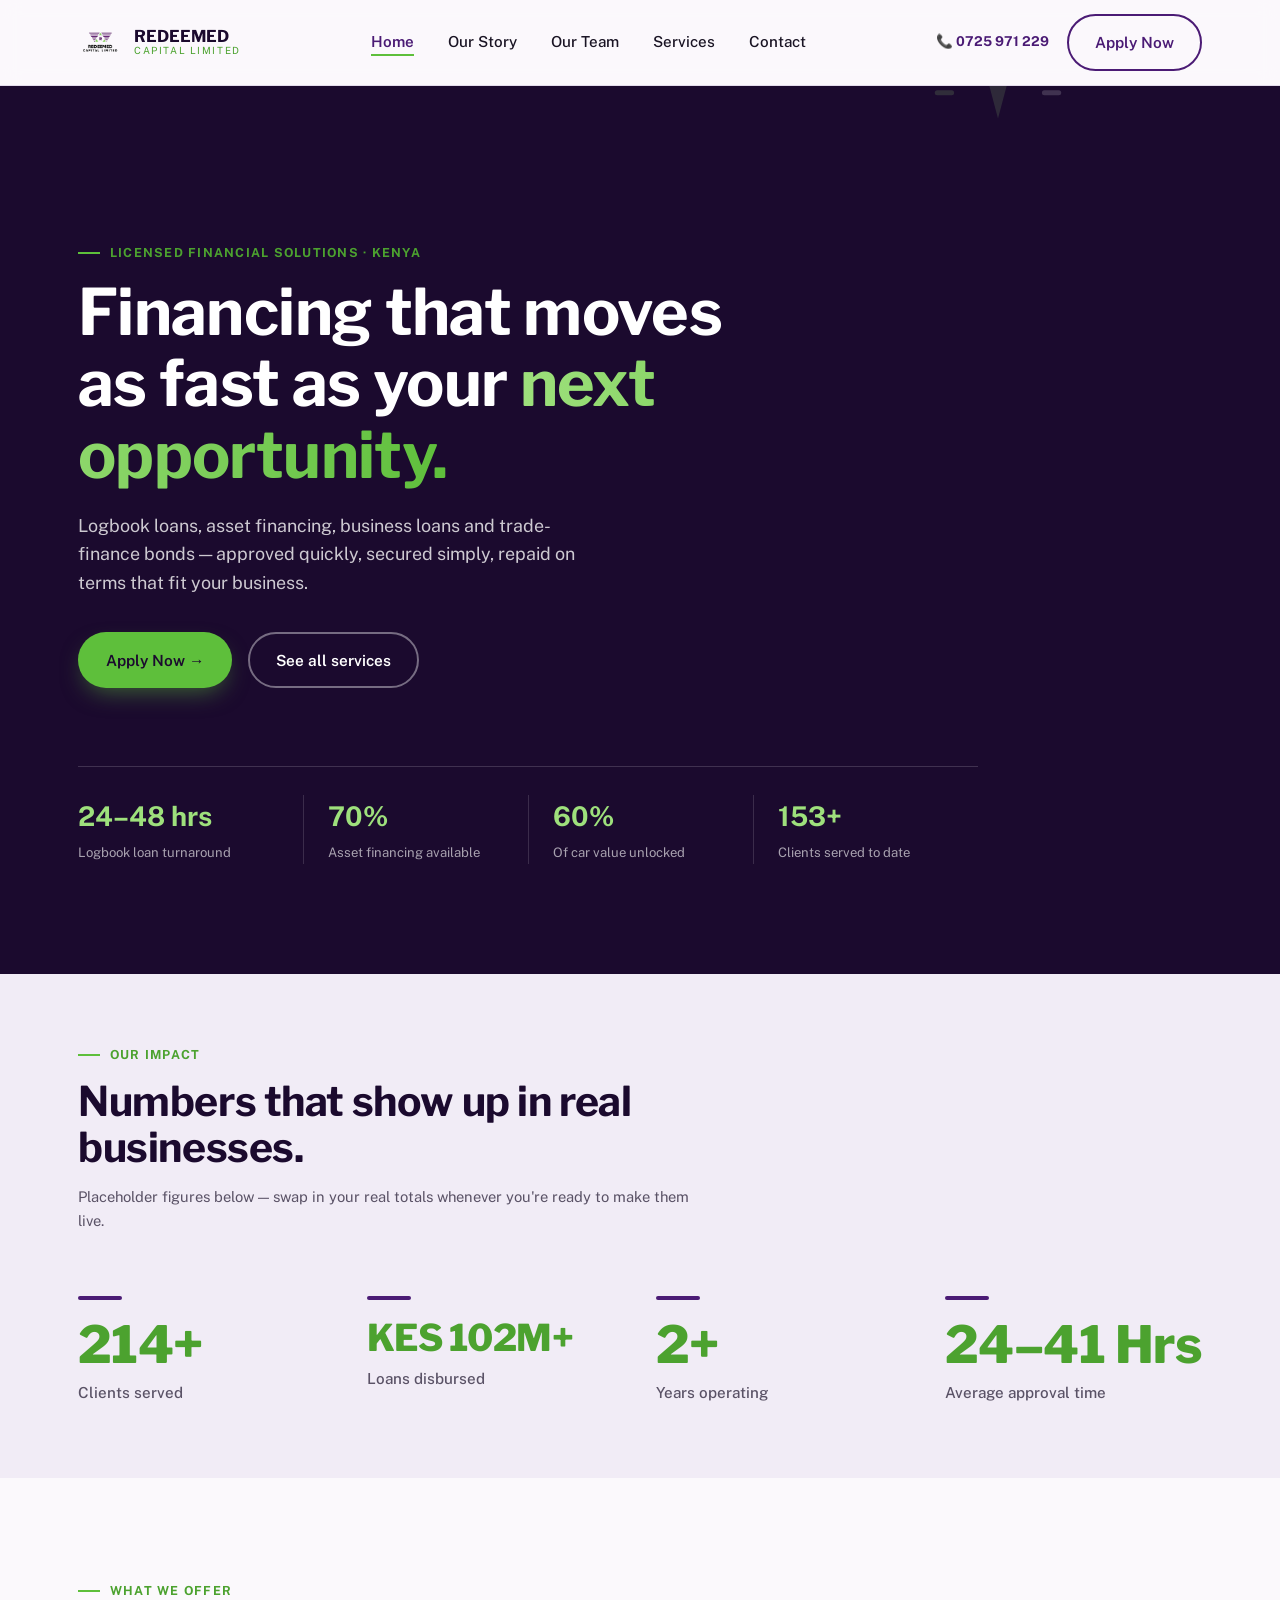
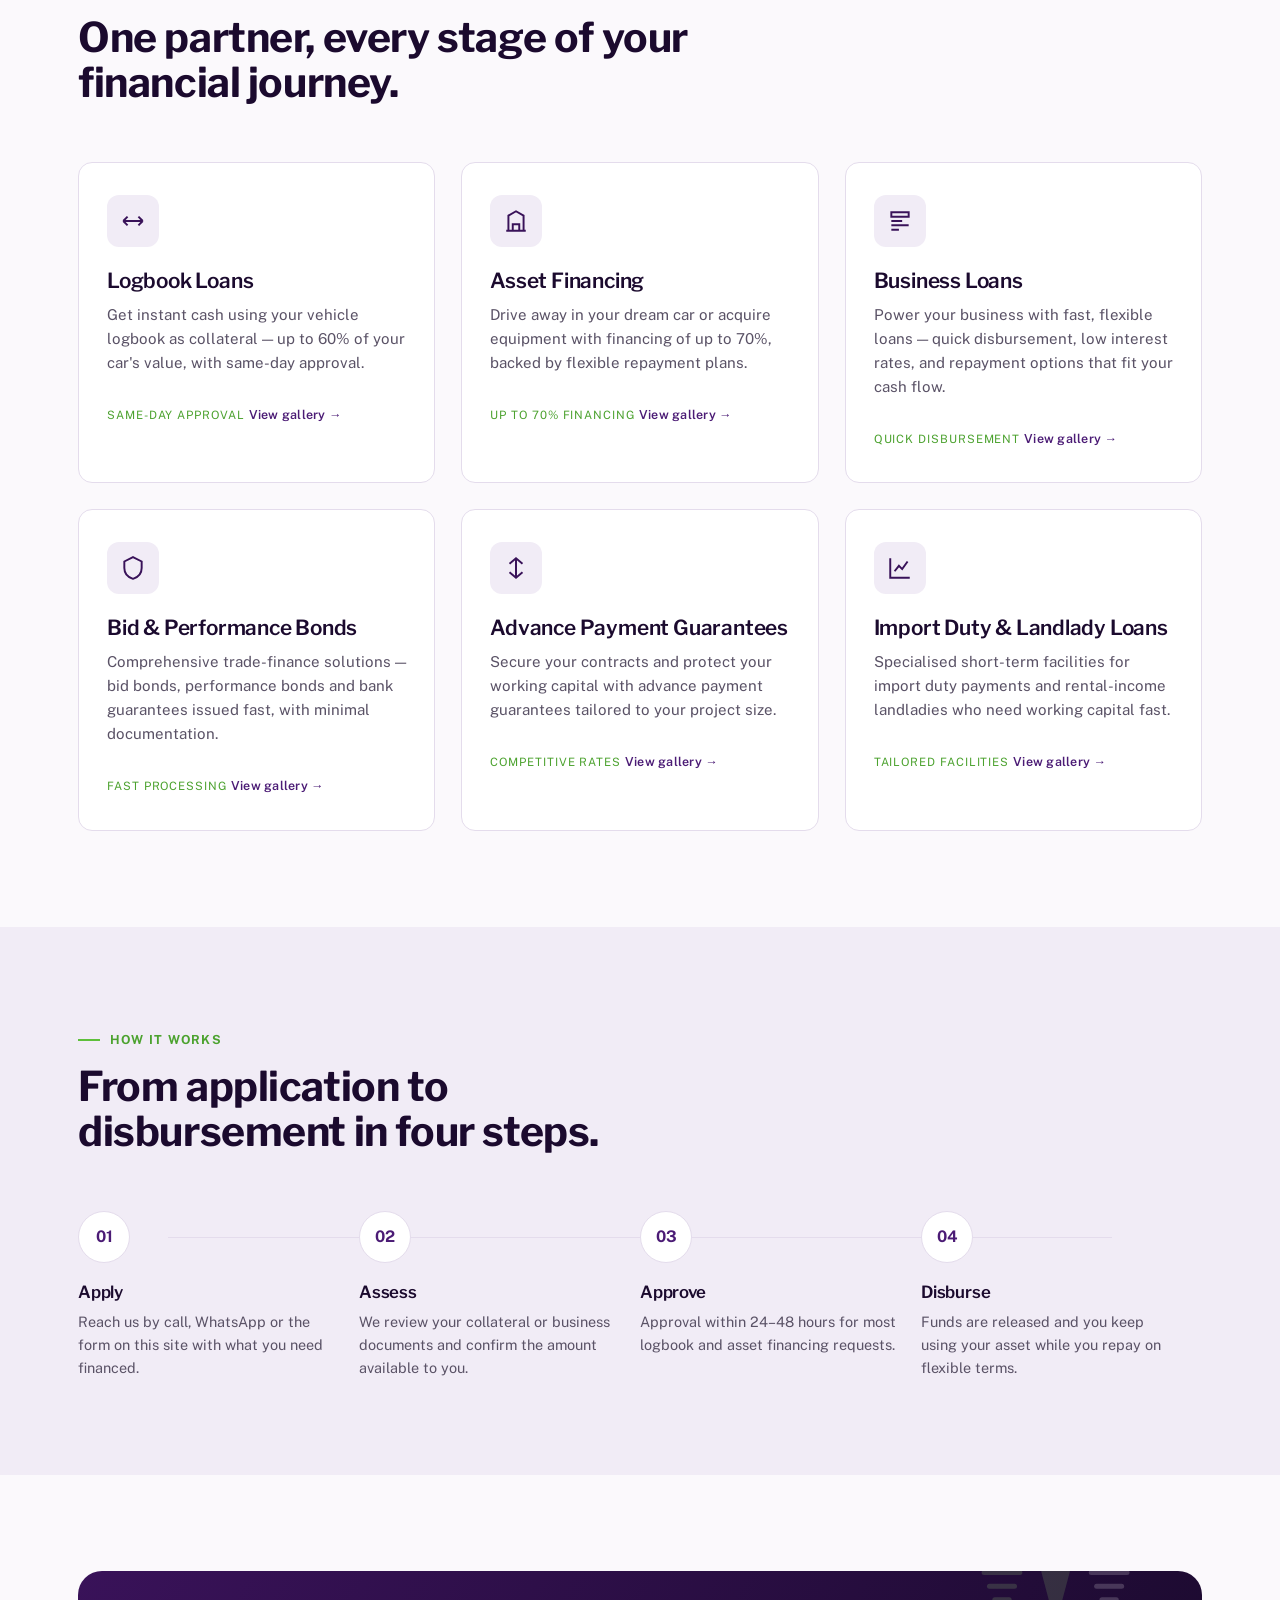
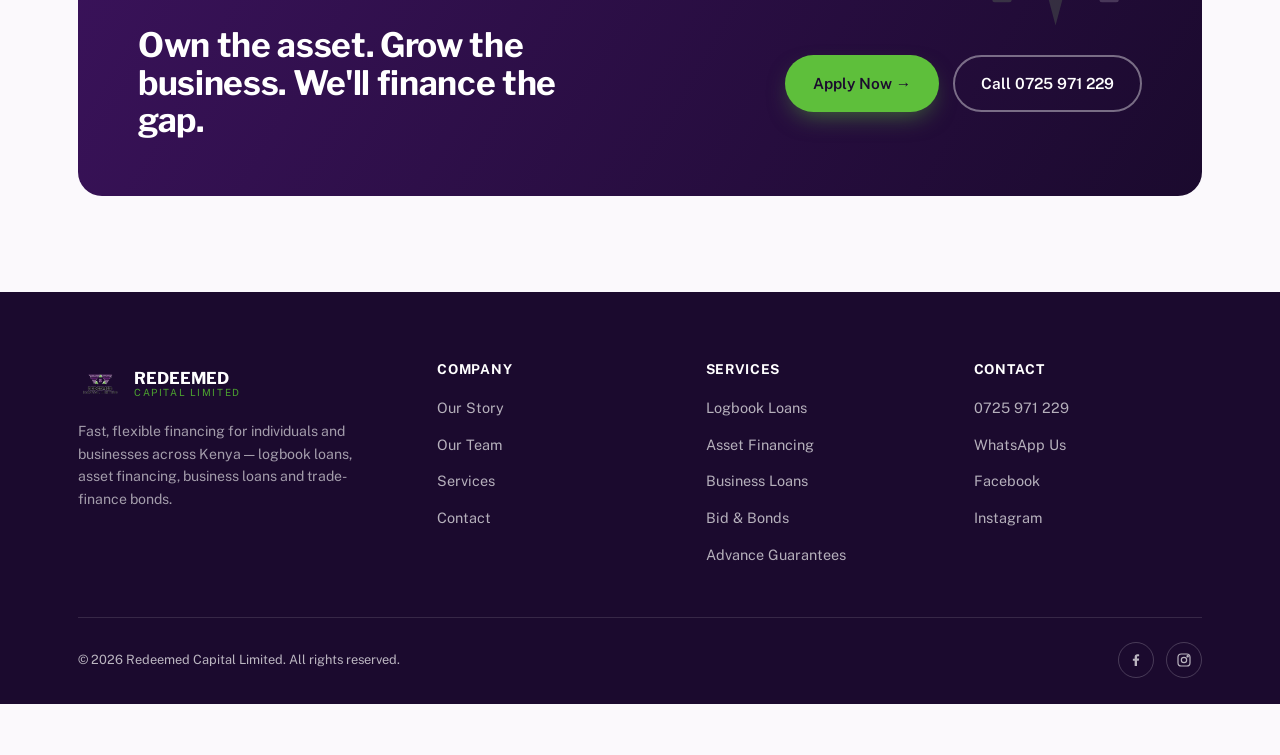
<file: index.html>
<!doctype html>
<html lang="en">
<head>
<meta charset="UTF-8">
<meta name="viewport" content="width=device-width, initial-scale=1">
<title>Redeemed Capital Limited — Fast Financing, Kenya</title>
<meta name="description" content="Redeemed Capital Limited offers logbook loans, asset financing, business loans, bid & performance bonds, and advance payment guarantees across Kenya.">
<link rel="icon" href="[data-uri]">
<style>
/* ============================================
   REDEEMED CAPITAL LIMITED — Design tokens
   Palette drawn from brand mark: deep purple,
   spring green, white/paper.
   Signature motif: the logo's fanned "wing"
   stripes, reused as dividers + backdrops.
   ============================================ */

@import url('https://fonts.googleapis.com/css2?family=Libre+Franklin:wght@500;600;700;800;900&family=Public+Sans:wght@400;500;600;700&display=swap');

:root{
  --purple-950:#1B0A2E;
  --purple-800:#391259;
  --purple-700:#4B1B75;
  --purple-600:#5E2591;
  --green-600:#4CA22F;
  --green-500:#5EBF3B;
  --green-300:#9EE07C;
  --white:#FFFFFF;
  --paper:#FBF9FC;
  --paper-dim:#F1ECF6;
  --ink:#1A1424;
  --ink-soft:#5A5266;
  --line:#E4DCEC;

  --font-display:'Libre Franklin', Arial, sans-serif;
  --font-body:'Public Sans', Arial, sans-serif;
  --font-mono:'Public Sans', Arial, sans-serif;
  --ease-out-expo: cubic-bezier(0.16, 1, 0.3, 1);

  --radius:14px;
  --container:1180px;
}

*{box-sizing:border-box; margin:0; padding:0;}
html{scroll-behavior:smooth;}
body{
  font-family:var(--font-body);
  color:var(--ink);
  background:var(--paper);
  line-height:1.6;
  -webkit-font-smoothing:antialiased;
  overflow-x:hidden;
}
img{max-width:100%; display:block;}
a{color:inherit; text-decoration:none;}
ul{list-style:none;}
button{font-family:inherit; cursor:pointer;}

.wrap{
  max-width:var(--container);
  margin:0 auto;
  padding:0 28px;
}

h1,h2,h3,h4{
  font-family:var(--font-display);
  color:var(--purple-950);
  line-height:1.12;
  letter-spacing:-0.01em;
}
h1{font-size:clamp(2.4rem, 5vw, 4.1rem); font-weight:700;}
h2{font-size:clamp(1.8rem, 3.2vw, 2.6rem); font-weight:700;}
h3{font-size:1.3rem; font-weight:600;}
p{color:var(--ink-soft);}
.eyebrow{
  font-family:var(--font-mono);
  font-weight:700;
  font-size:0.78rem;
  letter-spacing:0.1em;
  text-transform:uppercase;
  color:var(--green-600);
  display:inline-flex;
  align-items:center;
  gap:10px;
  margin-bottom:14px;
}
.eyebrow::before{
  content:"";
  width:22px; height:2px;
  background:var(--green-500);
  display:inline-block;
}

/* -------- buttons -------- */
.btn{
  display:inline-flex;
  align-items:center;
  gap:10px;
  padding:14px 26px;
  border-radius:999px;
  font-weight:600;
  font-size:0.96rem;
  border:2px solid transparent;
  transition:transform .18s ease, box-shadow .18s ease, background .18s ease, color .18s ease;
}
.btn-primary{
  background:var(--green-500);
  color:var(--purple-950);
  box-shadow:0 10px 24px -8px rgba(94,191,59,.55);
}
.btn-primary:hover{transform:translateY(-2px); box-shadow:0 14px 28px -8px rgba(94,191,59,.65);}
.btn-ghost{
  background:transparent;
  border-color:rgba(255,255,255,.4);
  color:var(--white);
}
.btn-ghost:hover{background:rgba(255,255,255,.12); transform:translateY(-2px);}
.btn-ghost-dark{
  background:transparent;
  border-color:var(--purple-700);
  color:var(--purple-700);
}
.btn-ghost-dark:hover{background:var(--purple-700); color:var(--white);}

/* -------- wing motif (signature element) -------- */
.wing-svg{display:block; width:100%; height:auto;}
.wing-divider{
  width:100%;
  line-height:0;
  overflow:hidden;
}
.wing-divider svg{width:100%; height:60px; display:block;}

/* -------- header -------- */
.site-header{
  position:sticky; top:0; z-index:100;
  background:rgba(251,249,252,.86);
  backdrop-filter:blur(10px);
  border-bottom:1px solid var(--line);
}
.site-header .wrap{
  display:flex; align-items:center; justify-content:space-between;
  padding-top:14px; padding-bottom:14px;
}
.brand{display:flex; align-items:center; gap:12px;}
.brand img{height:44px; width:auto;}
.brand-name{
  font-family:var(--font-display);
  font-weight:700;
  font-size:1.02rem;
  color:var(--purple-950);
  line-height:1.1;
}
.brand-name span{
  display:block;
  font-family:var(--font-mono);
  font-size:.62rem;
  letter-spacing:.16em;
  color:var(--green-600);
  font-weight:400;
}
.main-nav ul{display:flex; gap:34px; align-items:center;}
.main-nav a{
  font-weight:500; font-size:.95rem; color:var(--ink);
  position:relative; padding:4px 0;
}
.main-nav a::after{
  content:""; position:absolute; left:0; right:0; bottom:-2px; height:2px;
  background:var(--green-500); transform:scaleX(0); transform-origin:left;
  transition:transform .2s ease;
}
.main-nav a:hover::after, .main-nav a.active::after{transform:scaleX(1);}
.main-nav a.active{color:var(--purple-700); font-weight:600;}
.header-cta{display:flex; align-items:center; gap:18px;}
.header-cta .phone{
  display:flex; align-items:center; gap:8px;
  font-family:var(--font-mono); font-size:.85rem; color:var(--purple-700); font-weight:700;
}
.nav-toggle{display:none; background:none; border:none; padding:6px;}
.nav-toggle span{display:block; width:24px; height:2px; background:var(--purple-950); margin:5px 0; transition:.2s;}

/* -------- hero -------- */
.hero{
  position:relative;
  background:var(--purple-950);
  color:var(--white);
  padding:150px 0 110px;
  overflow:hidden;
}
.hero .wing-bg{
  position:absolute; top:-10%; right:-8%; width:60%; opacity:.16; z-index:0;
}
.hero-inner{position:relative; z-index:2; max-width:680px;}
.hero h1{color:var(--white);}
.hero h1 em{
  font-style:normal;
  background:linear-gradient(92deg, var(--green-300), var(--green-500));
  -webkit-background-clip:text; background-clip:text; color:transparent;
}
.hero p.lead{
  font-size:1.12rem; color:rgba(255,255,255,.78); max-width:520px; margin:20px 0 34px;
}
.hero-actions{display:flex; gap:16px; flex-wrap:wrap;}
.hero-stats{
  position:relative; z-index:2;
  display:grid; grid-template-columns:repeat(4,1fr); gap:0;
  margin-top:78px; border-top:1px solid rgba(255,255,255,.16); padding-top:28px;
  max-width:900px;
}
.hero-stats .stat + .stat{border-left:1px solid rgba(255,255,255,.14); padding-left:24px;}
.stat b{
  font-family:var(--font-mono); font-size:1.7rem; color:var(--green-300); display:block;
}
.stat span{font-size:.82rem; color:rgba(255,255,255,.62);}

/* generic page hero (inner pages) */
.page-hero{
  background:var(--purple-950); color:var(--white);
  padding:120px 0 76px; position:relative; overflow:hidden;
}
.page-hero .wing-bg{position:absolute; top:-25%; left:-10%; width:55%; opacity:.14;}
.page-hero .wrap{position:relative; z-index:2;}
.page-hero .eyebrow{color:var(--green-300);}
.page-hero .eyebrow::before{background:var(--green-300);}
.page-hero h1{color:var(--white); max-width:680px;}
.page-hero p{color:rgba(255,255,255,.75); max-width:560px; margin-top:14px; font-size:1.05rem;}
.breadcrumb{
  font-family:var(--font-mono); font-size:.78rem; color:rgba(255,255,255,.5);
  margin-bottom:18px; text-transform:uppercase; letter-spacing:.08em;
}
.breadcrumb a{color:rgba(255,255,255,.75);}
.breadcrumb a:hover{color:var(--green-300);}

/* -------- sections -------- */
section{padding:96px 0;}
.section-tight{padding:64px 0;}
.section-head{max-width:640px; margin-bottom:56px;}
.section-head.center{margin-left:auto; margin-right:auto; text-align:center;}

.bg-dim{background:var(--paper-dim);}
.bg-dark{background:var(--purple-950); color:var(--white);}
.bg-dark h2, .bg-dark h3{color:var(--white);}
.bg-dark p{color:rgba(255,255,255,.72);}
.bg-dark .eyebrow{color:var(--green-300);}
.bg-dark .eyebrow::before{background:var(--green-300);}

/* -------- service cards -------- */
.grid-services{
  display:grid; grid-template-columns:repeat(3,1fr); gap:26px;
}
.svc-card{
  background:var(--white); border:1px solid var(--line); border-radius:var(--radius);
  padding:32px 28px; position:relative; overflow:hidden;
  transition:transform .2s ease, box-shadow .2s ease, border-color .2s ease;
}
.svc-card:hover{transform:translateY(-6px); box-shadow:0 20px 40px -18px rgba(27,10,46,.28); border-color:transparent;}
.svc-card .icon{
  width:52px; height:52px; border-radius:12px;
  background:var(--paper-dim);
  display:flex; align-items:center; justify-content:center;
  margin-bottom:22px;
}
.svc-card .icon svg{width:26px; height:26px;}
.svc-card .icon img{width:100%; height:100%; object-fit:cover; border-radius:12px;}
.svc-card h3{margin-bottom:10px;}
.svc-card p{font-size:.94rem; margin-bottom:16px;}
.svc-card .tag{
  font-family:var(--font-mono); font-size:.72rem; color:var(--green-600);
  text-transform:uppercase; letter-spacing:.08em;
}
.svc-card .stripe{
  position:absolute; top:0; left:0; width:100%; height:4px;
  background:linear-gradient(90deg, var(--purple-700), var(--green-500));
  transform:scaleX(0); transform-origin:left; transition:transform .25s ease;
}
.svc-card:hover .stripe{transform:scaleX(1);}

/* -------- process steps -------- */
.process{display:grid; grid-template-columns:repeat(4,1fr); gap:0; position:relative;}
.process::before{
  content:""; position:absolute; top:26px; left:8%; right:8%; height:1px;
  background:var(--line);
}
.p-step{position:relative; padding-right:20px;}
.p-step .num{
  width:52px; height:52px; border-radius:50%;
  background:var(--white); border:1px solid var(--line);
  display:flex; align-items:center; justify-content:center;
  font-family:var(--font-mono); font-weight:700; color:var(--purple-700);
  position:relative; z-index:2; margin-bottom:20px;
}
.p-step h3{font-size:1.05rem; margin-bottom:8px;}
.p-step p{font-size:.9rem;}

/* -------- team -------- */
.grid-team{display:grid; grid-template-columns:repeat(3,1fr); gap:30px;}
.team-card{background:var(--white); border:1px solid var(--line); border-radius:var(--radius); overflow:hidden;}
.team-photo{
  aspect-ratio:4/4.6; background:var(--paper-dim);
  display:flex; align-items:center; justify-content:center; position:relative;
}
.team-photo .placeholder-mark{
  width:74px; height:74px; opacity:.35;
}
.team-info{padding:22px 24px 26px;}
.team-info h3{margin-bottom:2px;}
.team-info .role{
  font-family:var(--font-mono); font-size:.76rem; color:var(--green-600);
  text-transform:uppercase; letter-spacing:.06em; margin-bottom:12px; display:block;
}
.team-info p{font-size:.88rem;}
.team-note{
  margin-top:40px; padding:22px 26px; border-radius:var(--radius);
  background:var(--paper-dim); border:1px dashed var(--line);
  font-size:.88rem; color:var(--ink-soft);
}

/* -------- values / story blocks -------- */
.story-split{display:grid; grid-template-columns:1fr 1fr; gap:64px; align-items:center;}
.story-split .art{
  background:var(--purple-950); border-radius:20px; aspect-ratio:1/1;
  position:relative; overflow:hidden; display:flex; align-items:center; justify-content:center;
}
.story-split .art .wing-svg{width:70%; opacity:.5;}
.values-grid{display:grid; grid-template-columns:repeat(2,1fr); gap:22px; margin-top:8px;}
.value-item{padding:26px; border-left:3px solid var(--green-500); background:var(--white); border-radius:0 var(--radius) var(--radius) 0;}
.value-item h3{font-size:1.05rem; margin-bottom:6px;}
.value-item p{font-size:.9rem;}

.timeline{position:relative; margin-top:20px;}
.timeline::before{content:""; position:absolute; left:9px; top:6px; bottom:6px; width:2px; background:var(--line);}
.t-item{position:relative; padding-left:42px; margin-bottom:34px;}
.t-item::before{
  content:""; position:absolute; left:0; top:2px; width:20px; height:20px; border-radius:50%;
  background:var(--white); border:3px solid var(--green-500);
}
.t-item .yr{font-family:var(--font-mono); color:var(--purple-700); font-weight:700; font-size:.85rem; display:block; margin-bottom:4px;}
.t-item h3{font-size:1.05rem; margin-bottom:6px;}
.t-item p{font-size:.9rem;}

/* -------- contact -------- */
.contact-grid{display:grid; grid-template-columns:1fr 1fr; gap:60px;}
.contact-list{margin-top:28px; display:flex; flex-direction:column; gap:20px;}
.contact-list .row{display:flex; gap:16px; align-items:flex-start;}
.contact-list .ic{
  width:44px; height:44px; border-radius:10px; background:var(--paper-dim);
  display:flex; align-items:center; justify-content:center; flex-shrink:0;
}
.contact-list .ic svg{width:20px; height:20px;}
.contact-list b{display:block; font-family:var(--font-display); font-size:.98rem; color:var(--purple-950);}
.contact-list span{font-size:.9rem; color:var(--ink-soft);}

.form-card{background:var(--white); border:1px solid var(--line); border-radius:var(--radius); padding:36px;}
.field{margin-bottom:18px;}
.field label{display:block; font-size:.82rem; font-weight:600; margin-bottom:7px; color:var(--purple-950);}
.field input, .field select, .field textarea{
  width:100%; padding:12px 14px; border-radius:9px; border:1px solid var(--line);
  font-family:var(--font-body); font-size:.94rem; background:var(--paper); color:var(--ink);
}
.field input:focus, .field select:focus, .field textarea:focus{
  outline:2px solid var(--green-500); outline-offset:1px; border-color:var(--green-500);
}
.field-row{display:grid; grid-template-columns:1fr 1fr; gap:16px;}

/* -------- CTA band -------- */
.cta-band{
  background:linear-gradient(120deg, var(--purple-800), var(--purple-950));
  color:var(--white); border-radius:24px; padding:56px 60px;
  display:flex; align-items:center; justify-content:space-between; gap:30px; flex-wrap:wrap;
  position:relative; overflow:hidden;
}
.cta-band .wing-bg{position:absolute; right:-6%; top:-30%; width:38%; opacity:.18;}
.cta-band h2{color:var(--white); font-size:clamp(1.5rem,3vw,2.1rem); max-width:480px; position:relative; z-index:2;}
.cta-band .actions{display:flex; gap:14px; position:relative; z-index:2; flex-wrap:wrap;}

/* -------- footer -------- */
.site-footer{background:var(--purple-950); color:rgba(255,255,255,.7); padding:70px 0 26px;}
.footer-grid{display:grid; grid-template-columns:1.4fr 1fr 1fr 1fr; gap:40px; padding-bottom:50px; border-bottom:1px solid rgba(255,255,255,.12);}
.footer-brand .brand{margin-bottom:14px;}
.footer-brand .brand-name{color:var(--white);}
.footer-brand p{font-size:.88rem; max-width:280px; color:rgba(255,255,255,.6);}
.footer-col h4{color:var(--white); font-size:.85rem; letter-spacing:.05em; text-transform:uppercase; margin-bottom:18px; font-family:var(--font-mono); font-weight:700;}
.footer-col ul{display:flex; flex-direction:column; gap:11px;}
.footer-col a{font-size:.9rem; color:rgba(255,255,255,.68); transition:color .15s;}
.footer-col a:hover{color:var(--green-300);}
.footer-bottom{display:flex; justify-content:space-between; align-items:center; padding-top:24px; font-size:.8rem; flex-wrap:wrap; gap:12px;}
.footer-social{display:flex; gap:12px;}
.footer-social a{
  width:36px; height:36px; border-radius:50%; border:1px solid rgba(255,255,255,.2);
  display:flex; align-items:center; justify-content:center;
}
.footer-social a:hover{background:var(--green-500); border-color:var(--green-500); color:var(--purple-950);}
.footer-social svg{width:16px; height:16px;}

/* -------- reveal on scroll -------- */
.reveal{opacity:0; transform:translateY(24px); transition:opacity .8s var(--ease-out-expo), transform .8s var(--ease-out-expo);}
.reveal.is-visible{opacity:1; transform:translateY(0);}

/* staggered entrance for grid/row children */
.grid-services .reveal:nth-child(1),.process .reveal:nth-child(1),.values-grid .reveal:nth-child(1),.grid-team .reveal:nth-child(1),.impact-stats .reveal:nth-child(1){transition-delay:0s;}
.grid-services .reveal:nth-child(2),.process .reveal:nth-child(2),.values-grid .reveal:nth-child(2),.grid-team .reveal:nth-child(2),.impact-stats .reveal:nth-child(2){transition-delay:.1s;}
.grid-services .reveal:nth-child(3),.process .reveal:nth-child(3),.values-grid .reveal:nth-child(3),.grid-team .reveal:nth-child(3),.impact-stats .reveal:nth-child(3){transition-delay:.2s;}
.grid-services .reveal:nth-child(4),.process .reveal:nth-child(4),.values-grid .reveal:nth-child(4),.impact-stats .reveal:nth-child(4){transition-delay:.3s;}
.grid-services .reveal:nth-child(5){transition-delay:.4s;}
.grid-services .reveal:nth-child(6){transition-delay:.5s;}
.timeline .reveal:nth-child(1){transition-delay:0s;}
.timeline .reveal:nth-child(2){transition-delay:.12s;}
.timeline .reveal:nth-child(3){transition-delay:.24s;}

/* subtle continuous motion on the wing motif so pages never feel static */
.hero .wing-bg, .page-hero .wing-bg{animation:wingFloat 7s ease-in-out infinite;}
@keyframes wingFloat{
  0%, 100%{transform:translateY(0) rotate(0deg);}
  50%{transform:translateY(-14px) rotate(1.5deg);}
}

/* underline sweep on nav links, refined easing */
.main-nav a::after{transition:transform .3s var(--ease-out-expo);}

/* smoother card + button motion */
.svc-card{transition:transform .45s var(--ease-out-expo), box-shadow .45s var(--ease-out-expo), border-color .3s ease;}
.btn{transition:transform .3s var(--ease-out-expo), box-shadow .3s var(--ease-out-expo), background .3s ease, color .3s ease;}
.team-card{transition:transform .4s var(--ease-out-expo), box-shadow .4s var(--ease-out-expo);}
.team-card:hover{transform:translateY(-6px); box-shadow:0 20px 40px -18px rgba(27,10,46,.22);}

/* -------- impact stats section -------- */
.impact-stats{display:grid; grid-template-columns:repeat(4,1fr); gap:32px; margin-top:10px;}
.impact-stat{padding:8px 0;}
.impact-stat .num{
  font-family:var(--font-display); font-weight:800; color:var(--green-600);
  font-size:clamp(2.4rem, 4vw, 3.4rem); line-height:1; letter-spacing:-0.01em;
  display:flex; align-items:baseline; gap:2px;
}
.impact-stat .num .unit{font-size:0.5em; font-weight:700;}
.impact-stat p{margin-top:10px; font-size:.95rem; font-weight:500; color:var(--ink-soft);}
.impact-stat .bar{width:44px; height:4px; background:var(--purple-700); border-radius:4px; margin-bottom:20px;}
@media (max-width: 760px){
  .impact-stats{grid-template-columns:1fr 1fr; row-gap:36px;}
}

/* -------- responsive -------- */
@media (max-width: 980px){
  .grid-services{grid-template-columns:repeat(2,1fr);}
  .process{grid-template-columns:repeat(2,1fr); row-gap:36px;}
  .process::before{display:none;}
  .story-split{grid-template-columns:1fr;}
  .contact-grid{grid-template-columns:1fr;}
  .footer-grid{grid-template-columns:1fr 1fr;}
  .grid-team{grid-template-columns:repeat(2,1fr);}
}
@media (max-width: 760px){
  .main-nav{display:none;}
  .header-cta .phone{display:none;}
  .nav-toggle{display:block;}
  .main-nav.open{
    display:block; position:absolute; top:100%; left:0; right:0;
    background:var(--white); border-bottom:1px solid var(--line);
    padding:10px 28px 22px; box-shadow:0 16px 30px -14px rgba(27,10,46,.2);
  }
  .main-nav.open ul{flex-direction:column; align-items:flex-start; gap:6px;}
  .main-nav.open a{display:block; padding:10px 0; width:100%;}
  .hero{padding:120px 0 80px;}
  .hero-stats{grid-template-columns:repeat(2,1fr); row-gap:24px;}
  .hero-stats .stat:nth-child(3){border-left:none;}
  .grid-services{grid-template-columns:1fr;}
  .values-grid{grid-template-columns:1fr;}
  .field-row{grid-template-columns:1fr;}
  .cta-band{flex-direction:column; align-items:flex-start; padding:40px 30px;}
  .footer-grid{grid-template-columns:1fr 1fr;}
  .grid-team{grid-template-columns:1fr;}
}



  .svc-detail{display:grid; grid-template-columns:1fr 1fr; gap:56px; align-items:center; padding:70px 0; border-bottom:1px solid var(--line);}
  .svc-detail:last-child{border-bottom:none;}
  .svc-detail.reverse{direction:rtl;}
  .svc-detail.reverse > *{direction:ltr;}
  .svc-visual{background:var(--purple-950); border-radius:20px; aspect-ratio:1/0.85; display:flex; align-items:center; justify-content:center; position:relative; overflow:hidden;}
  .svc-visual svg{width:34%; opacity:.9;}
  .svc-points{margin-top:20px; display:flex; flex-direction:column; gap:12px;}
  .svc-points li{display:flex; gap:10px; align-items:flex-start; font-size:.95rem; color:var(--ink-soft);}
  .svc-points li::before{content:"✓"; color:var(--green-600); font-weight:700; flex-shrink:0;}

/* -------- image placeholder slots (swap for real <img> when ready) -------- */
.img-slot{
  background:var(--paper-dim);
  border:1.5px dashed #C9BEDA;
  border-radius:16px;
  display:flex; flex-direction:column; align-items:center; justify-content:center;
  gap:10px; text-align:center; padding:20px;
  color:var(--ink-soft);
}
.img-slot svg{width:28px; height:28px; color:var(--purple-600); opacity:.6;}
.img-slot span{font-family:var(--font-mono); font-size:.7rem; letter-spacing:.02em; line-height:1.45; max-width:220px;}
.img-slot span b{display:block; color:var(--purple-800); font-family:var(--font-body); font-weight:700; font-size:.82rem; margin-bottom:3px;}

/* -------- service gallery pages -------- */
.svc-card .view-gallery{
  display:inline-flex; align-items:center; gap:6px;
  margin-top:14px; font-family:var(--font-mono); font-size:.78rem; font-weight:600;
  letter-spacing:.02em; color:var(--purple-700); text-decoration:none;
  border-bottom:1.5px solid transparent; transition:border-color .2s ease, gap .2s ease;
}
.svc-card .view-gallery:hover{border-color:var(--purple-700); gap:9px;}

.gallery-hero-shot{width:100%; aspect-ratio:21/8; margin-top:44px;}
.gallery-hero-shot span{max-width:340px;}

.gallery-split{display:grid; grid-template-columns:1fr 1fr; gap:56px; align-items:center; padding:64px 0; border-bottom:1px solid var(--line);}
.gallery-split:last-child{border-bottom:none;}
.gallery-split.reverse{direction:rtl;}
.gallery-split.reverse > *{direction:ltr;}
.gallery-split .img-slot{aspect-ratio:1/0.95;}

.gallery-photogrid{
  display:grid; grid-template-columns:repeat(3,1fr); grid-auto-rows:150px; gap:18px; margin-top:8px;
}
.gallery-photogrid .img-slot.big{grid-column:span 2; grid-row:span 2;}
.gallery-photogrid .img-slot.tall{grid-row:span 2;}

@media (max-width:820px){
  .gallery-split{grid-template-columns:1fr; gap:28px; padding:44px 0;}
  .gallery-split.reverse{direction:ltr;}
  .gallery-photogrid{grid-template-columns:repeat(2,1fr); grid-auto-rows:130px;}
  .gallery-photogrid .img-slot.big{grid-column:span 2; grid-row:span 1; aspect-ratio:16/9; height:auto;}
}


.page-section{display:none;}
.page-section.active{display:block;}

</style>
</head>
<body>

<svg width="0" height="0" style="position:absolute; overflow:hidden;">
  <symbol id="wing-motif-symbol" viewBox="0 0 600 420">
    
  <g fill="none" stroke="#9EE07C" stroke-width="14" stroke-linecap="round">
    <path d="M40 40 H260" />
    <path d="M55 78 H245" />
    <path d="M70 116 H230" />
    <path d="M85 154 H215" />
    <path d="M100 192 H200" />
    <path d="M115 230 H185" />
    <path d="M130 268 H170" />
  </g>
  <g fill="none" stroke="#FFFFFF" stroke-width="14" stroke-linecap="round">
    <path d="M340 40 H560" />
    <path d="M355 78 H545" />
    <path d="M370 116 H530" />
    <path d="M385 154 H515" />
    <path d="M400 192 H500" />
    <path d="M415 230 H485" />
    <path d="M430 268 H470" />
  </g>
  <path d="M300 40 L340 190 L300 340 L260 190 Z" fill="#9EE07C" opacity="0.9" />

  </symbol>
  <symbol id="img-slot-icon" viewBox="0 0 24 24">
    <path fill="none" stroke="currentColor" stroke-width="1.5" d="M3 6.5A1.5 1.5 0 0 1 4.5 5h2.1a1 1 0 0 0 .83-.45L8.2 3.2A1 1 0 0 1 9.03 2.7h5.94a1 1 0 0 1 .83.45l.77 1.35a1 1 0 0 0 .83.5h2.1A1.5 1.5 0 0 1 21 6.5v12A1.5 1.5 0 0 1 19.5 20h-15A1.5 1.5 0 0 1 3 18.5v-12z"/>
    <circle cx="12" cy="13" r="3.6" fill="none" stroke="currentColor" stroke-width="1.5"/>
  </symbol>
</svg>

<header class="site-header">
  <div class="wrap">
    <a href="#home" class="brand" data-page-link="home">
      <img src="[data-uri]" alt="Redeemed Capital Limited logo">
      <span class="brand-name">REDEEMED<span>CAPITAL LIMITED</span></span>
    </a>
    <nav class="main-nav">
      <ul>
        <li><a href="#home" data-page-link="home">Home</a></li>
        <li><a href="#story" data-page-link="story">Our Story</a></li>
        <li><a href="#team" data-page-link="team">Our Team</a></li>
        <li><a href="#services" data-page-link="services">Services</a></li>
        <li><a href="#contact" data-page-link="contact">Contact</a></li>
      </ul>
    </nav>
    <div class="header-cta">
      <span class="phone">📞 0725 971 229</span>
      <a href="#contact" data-page-link="contact" class="btn btn-ghost-dark">Apply Now</a>
    </div>
    <button class="nav-toggle" aria-label="Menu"><span></span><span></span><span></span></button>
  </div>
</header>


<div id="page-home" class="page-section active" data-page="home">
<section class="hero">
  <svg class="wing-bg"><use href="#wing-motif-symbol"></use></svg>
  <div class="wrap">
    <div class="hero-inner">
      <p class="eyebrow">Licensed financial solutions · Kenya</p>
      <h1>Financing that moves as fast as your <em>next opportunity.</em></h1>
      <p class="lead">Logbook loans, asset financing, business loans and trade-finance bonds — approved quickly, secured simply, repaid on terms that fit your business.</p>
      <div class="hero-actions">
        <a href="#contact" data-page-link="contact" class="btn btn-primary">Apply Now →</a>
        <a href="#services" data-page-link="services" class="btn btn-ghost">See all services</a>
      </div>
    </div>
    <div class="hero-stats">
      <div class="stat"><b>24–48 hrs</b><span>Logbook loan turnaround</span></div>
      <div class="stat"><b>70%</b><span>Asset financing available</span></div>
      <div class="stat"><b>60%</b><span>Of car value unlocked</span></div>
      <div class="stat"><b>153+</b><span>Clients served to date</span></div>
    </div>
  </div>
</section>

<section class="section-tight bg-dim">
  <div class="wrap">
    <div class="section-head">
      <p class="eyebrow">Our impact</p>
      <h2>Numbers that show up in real businesses.</h2>
      <p style="margin-top:14px; font-size:.92rem; color:var(--ink-soft);">Placeholder figures below — swap in your real totals whenever you're ready to make them live.</p>
    </div>
    <div class="impact-stats">
      <div class="impact-stat reveal">
        <div class="bar"></div>
        <div class="num"><span class="count" data-target="250" data-suffix="+">0</span></div>
        <p>Clients served</p>
      </div>
      <div class="impact-stat reveal">
        <div class="bar"></div>
        <div class="num"><span class="count" data-target="120" data-prefix="KES " data-suffix="M+" style="font-size:0.72em;">0</span></div>
        <p>Loans disbursed</p>
      </div>
      <div class="impact-stat reveal">
        <div class="bar"></div>
        <div class="num"><span class="count" data-target="3" data-suffix="+">0</span></div>
        <p>Years operating</p>
      </div>
      <div class="impact-stat reveal">
        <div class="bar"></div>
        <div class="num"><span class="count" data-target="48" data-prefix="24–" data-suffix=" Hrs">0</span></div>
        <p>Average approval time</p>
      </div>
    </div>
  </div>
</section>

<section>
  <div class="wrap">
    <div class="section-head">
      <p class="eyebrow">What we offer</p>
      <h2>One partner, every stage of your financial journey.</h2>
    </div>
    <div class="grid-services">

      <div class="svc-card reveal">
        <div class="stripe"></div>
        <div class="icon">
          <svg viewBox="0 0 24 24" fill="none" stroke="#391259" stroke-width="1.8"><path d="M3 12h18M3 12l4-4M3 12l4 4M21 12l-4-4M21 12l-4 4"/></svg>
        </div>
        <h3>Logbook Loans</h3>
        <p>Get instant cash using your vehicle logbook as collateral — up to 60% of your car's value, with same-day approval.</p>
        <span class="tag">Same-day approval</span>
        <a href="#gallery-logbook" data-page-link="gallery-logbook" class="view-gallery">View gallery →</a>
      </div>

      <div class="svc-card reveal">
        <div class="stripe"></div>
        <div class="icon">
          <svg viewBox="0 0 24 24" fill="none" stroke="#391259" stroke-width="1.8"><path d="M3 21h18M5 21V7l7-4 7 4v14M9 21v-6h6v6"/></svg>
        </div>
        <h3>Asset Financing</h3>
        <p>Drive away in your dream car or acquire equipment with financing of up to 70%, backed by flexible repayment plans.</p>
        <span class="tag">Up to 70% financing</span>
        <a href="#gallery-asset" data-page-link="gallery-asset" class="view-gallery">View gallery →</a>
      </div>

      <div class="svc-card reveal">
        <div class="stripe"></div>
        <div class="icon">
          <svg viewBox="0 0 24 24" fill="none" stroke="#391259" stroke-width="1.8"><path d="M4 4h16v4H4zM4 12h10M4 16h16M4 20h7"/></svg>
        </div>
        <h3>Business Loans</h3>
        <p>Power your business with fast, flexible loans — quick disbursement, low interest rates, and repayment options that fit your cash flow.</p>
        <span class="tag">Quick disbursement</span>
        <a href="#gallery-business" data-page-link="gallery-business" class="view-gallery">View gallery →</a>
      </div>

      <div class="svc-card reveal">
        <div class="stripe"></div>
        <div class="icon">
          <svg viewBox="0 0 24 24" fill="none" stroke="#391259" stroke-width="1.8"><path d="M12 2l8 4v6c0 5-3.4 8.6-8 10-4.6-1.4-8-5-8-10V6l8-4z"/></svg>
        </div>
        <h3>Bid &amp; Performance Bonds</h3>
        <p>Comprehensive trade-finance solutions — bid bonds, performance bonds and bank guarantees issued fast, with minimal documentation.</p>
        <span class="tag">Fast processing</span>
        <a href="#gallery-bonds" data-page-link="gallery-bonds" class="view-gallery">View gallery →</a>
      </div>

      <div class="svc-card reveal">
        <div class="stripe"></div>
        <div class="icon">
          <svg viewBox="0 0 24 24" fill="none" stroke="#391259" stroke-width="1.8"><path d="M12 3v18M6 8l6-5 6 5M6 16l6 5 6-5"/></svg>
        </div>
        <h3>Advance Payment Guarantees</h3>
        <p>Secure your contracts and protect your working capital with advance payment guarantees tailored to your project size.</p>
        <span class="tag">Competitive rates</span>
        <a href="#gallery-advance" data-page-link="gallery-advance" class="view-gallery">View gallery →</a>
      </div>

      <div class="svc-card reveal">
        <div class="stripe"></div>
        <div class="icon">
          <svg viewBox="0 0 24 24" fill="none" stroke="#391259" stroke-width="1.8"><path d="M3 3v18h18M7 15l4-5 3 3 5-7"/></svg>
        </div>
        <h3>Import Duty &amp; Landlady Loans</h3>
        <p>Specialised short-term facilities for import duty payments and rental-income landladies who need working capital fast.</p>
        <span class="tag">Tailored facilities</span>
        <a href="#gallery-import" data-page-link="gallery-import" class="view-gallery">View gallery →</a>
      </div>

    </div>
  </div>
</section>

<section class="bg-dim">
  <div class="wrap">
    <div class="section-head">
      <p class="eyebrow">How it works</p>
      <h2>From application to disbursement in four steps.</h2>
    </div>
    <div class="process">
      <div class="p-step reveal">
        <div class="num">01</div>
        <h3>Apply</h3>
        <p>Reach us by call, WhatsApp or the form on this site with what you need financed.</p>
      </div>
      <div class="p-step reveal">
        <div class="num">02</div>
        <h3>Assess</h3>
        <p>We review your collateral or business documents and confirm the amount available to you.</p>
      </div>
      <div class="p-step reveal">
        <div class="num">03</div>
        <h3>Approve</h3>
        <p>Approval within 24–48 hours for most logbook and asset financing requests.</p>
      </div>
      <div class="p-step reveal">
        <div class="num">04</div>
        <h3>Disburse</h3>
        <p>Funds are released and you keep using your asset while you repay on flexible terms.</p>
      </div>
    </div>
  </div>
</section>

<section>
  <div class="wrap">
    <div class="cta-band reveal">
      <svg class="wing-bg"><use href="#wing-motif-symbol"></use></svg>
      <h2>Own the asset. Grow the business. We'll finance the gap.</h2>
      <div class="actions">
        <a href="#contact" data-page-link="contact" class="btn btn-primary">Apply Now →</a>
        <a href="tel:+254725971229" class="btn btn-ghost">Call 0725 971 229</a>
      </div>
    </div>
  </div>
</section>
</div>

<div id="page-story" class="page-section" data-page="story">
<section class="page-hero">
  <svg class="wing-bg"><use href="#wing-motif-symbol"></use></svg>
  <div class="wrap">
    <p class="breadcrumb"><a href="#home" data-page-link="home">Home</a> / Our Story</p>
    <p class="eyebrow"></p>
    <h1>Financing built on trust, speed and second chances.</h1>
    <p>Redeemed Capital Limited exists to put working capital in the hands of the people who move Kenya's economy forward — vehicle owners, contractors, traders and landladies who need a financing partner that moves as fast as they do.</p>
  </div>
</section>

<section>
  <div class="wrap">
    <div class="story-split">
      <div class="reveal">
        <p class="eyebrow">Our story</p>
        <h2>our founding story.</h2>
        <p style="margin-top:18px;">
Redeemed Capital Limited is a proudly Kenyan financial services company committed to making access to responsible credit simpler, more transparent, and more dignified.
Built on the belief that everyone deserves access to finance with dignity, we provide responsible credit solutions designed around the real needs of individuals, entrepreneurs, car owners, and businesses.
Our approach is guided by five principles: ethical finance, transparency, responsibility, trust, and customer dignity. We believe financial services should empower people—not place them under unnecessary financial pressure.
Our Commitment to Responsible Finance
At Redeemed Capital, we put responsible lending at the heart of everything we do. We are committed to clear communication, fair treatment of customers, transparent pricing, responsible credit assessment, and sustainable lending practices.
We continuously strive to operate in line with applicable regulatory requirements and industry best practices, while building a culture of accountability and integrity.
Our Industry Standing.</p>
        <p style="margin-top:14px;">Redeemed Capital is a member of the Association of Microfinance Institutions (AMFI) and is committed to the principles and professional standards of the microfinance industry.
We are also a certified Blue Company, reflecting our commitment to ethical and responsible business practices.
As a financial services provider operating within Kenya's regulatory environment, we are committed to compliance with the requirements and standards applicable to our business, including those of the Central Bank of Kenya (CBK).
Our Promise
Pay with dignity.
We believe finance should be built on trust. That means being honest about the cost of credit, transparent about our terms, responsible in our lending decisions, and respectful of every customer we serve.
At Redeemed Capital, we are not simply providing credit. We are building a more responsible, transparent, and inclusive financial future—one customer at a time.</p>
      </div>
      <div class="art reveal">
      <img src="images/coverassets2.jpg" alt="Document Icon" >
      </div>
    </div>
  </div>
</section>

<section class="bg-dim">
  <div class="wrap">
    <div class="section-head">
      <p class="eyebrow">What drives us</p>
      <h2>The values behind every approval.</h2>
    </div>
    <div class="values-grid">
      <div class="value-item reveal">
        <h3>Speed without shortcuts</h3>
        <p>We approve fast — 24 to 48 hours on most logbook and asset financing requests — without compromising on responsible lending checks.</p>
      </div>
      <div class="value-item reveal">
        <h3>Collateral, not character judgement</h3>
        <p>We lend against what you already own — your vehicle, your contract, your business cash flow — not against paperwork you don't have.</p>
      </div>
      <div class="value-item reveal">
        <h3>Transparent terms</h3>
        <p>Interest rates, repayment schedules and fees are laid out clearly before you sign — no surprises mid-loan.</p>
      </div>
      <div class="value-item reveal">
        <h3>Built for Kenyan business</h3>
        <p>From contractors needing bid bonds to landladies needing rent-cycle bridging, our products are shaped around real, local cash-flow patterns.</p>
      </div>
    </div>
  </div>
</section>

<section>
  <div class="wrap">
    <div class="section-head">
      <p class="eyebrow">Milestones</p>
      <h2>Placeholder timeline — update with real dates.</h2>
    </div>
    <div class="timeline">
      <div class="t-item reveal">
        <span class="yr">Year</span>
        <h3>Company founded</h3>
        <p>Replace with the actual year and founding detail — e.g. registration, first branch, or first product launched.</p>
      </div>
      <div class="t-item reveal">
        <span class="yr">Year</span>
        <h3>Asset financing &amp; logbook loans launched</h3>
        <p>Replace with the milestone that describes when these core products went live.</p>
      </div>
      <div class="t-item reveal">
        <span class="yr">Today</span>
        <h3>Serving clients across Kenya</h3>
        <p>Update with current reach — counties served, client numbers, or partner dealerships (e.g. Budget Rides Limited).</p>
      </div>
    </div>
  </div>
</section>

<section>
  <div class="wrap">
    <div class="cta-band reveal">
      <svg class="wing-bg"><use href="#wing-motif-symbol"></use></svg>
      <h2>Want to know more before you apply?</h2>
      <div class="actions">
        <a href="#team" data-page-link="team" class="btn btn-ghost">Meet the team</a>
        <a href="#contact" data-page-link="contact" class="btn btn-primary">Get in touch →</a>
      </div>
    </div>
  </div>
</section>
</div>

<div id="page-team" class="page-section" data-page="team">
<section class="page-hero">
  <svg class="wing-bg"><use href="#wing-motif-symbol"></use></svg>
  <div class="wrap">
    <p class="breadcrumb"><a href="#home" data-page-link="home">Home</a> / Our Team</p>
    <p class="eyebrow">The people behind the approvals</p>
    <h1>A small team, close to every client.</h1>
    <p>Every application is reviewed by people who know Kenyan vehicle finance, trade bonds and business lending — not a call centre script.</p>
  </div>
</section>

<section>
  <div class="wrap">
    <div class="grid-team">

      <div class="team-card reveal">
        <div class="team-photo">
          <svg class="placeholder-mark" viewBox="0 0 24 24" fill="none" stroke="#391259" stroke-width="1.4"><circle cx="12" cy="8" r="4"/><path d="M4 21c0-4.4 3.6-7 8-7s8 2.6 8 7"/></svg>
        </div>
        <div class="team-info">
          <h3>Full Name</h3>
          <span class="role">Director / Title</span>
          <p>Photo and bio placeholder — add a short line on their role and background in asset finance or lending.</p>
        </div>
      </div>

      <div class="team-card reveal">
        <div class="team-photo">
          <svg class="placeholder-mark" viewBox="0 0 24 24" fill="none" stroke="#391259" stroke-width="1.4"><circle cx="12" cy="8" r="4"/><path d="M4 21c0-4.4 3.6-7 8-7s8 2.6 8 7"/></svg>
        </div>
        <div class="team-info">
          <h3>Full Name</h3>
          <span class="role">Operations / Title</span>
          <p>Photo and bio placeholder — add a short line on their role, e.g. handling logbook loan processing and client onboarding.</p>
        </div>
      </div>

      <div class="team-card reveal">
        <div class="team-photo">
          <svg class="placeholder-mark" viewBox="0 0 24 24" fill="none" stroke="#391259" stroke-width="1.4"><circle cx="12" cy="8" r="4"/><path d="M4 21c0-4.4 3.6-7 8-7s8 2.6 8 7"/></svg>
        </div>
        <div class="team-info">
          <h3>Full Name</h3>
          <span class="role">Client Relations / Title</span>
          <p>Photo and bio placeholder — add a short line on their role, e.g. first point of contact on WhatsApp and calls.</p>
        </div>
      </div>

    </div>

    <div class="team-note reveal">
      This page is set up with three placeholder profiles. Send over real names, titles, short bios and headshots (or we can arrange a simple photo shoot) and this section will be updated with your actual team.
    </div>
  </div>
</section>

<section class="bg-dim">
  <div class="wrap">
    <div class="cta-band reveal">
      <svg class="wing-bg"><use href="#wing-motif-symbol"></use></svg>
      <h2>Ready to talk to someone on the team?</h2>
      <div class="actions">
        <a href="tel:+254725971229" class="btn btn-ghost">Call 0725 971 229</a>
        <a href="#contact" data-page-link="contact" class="btn btn-primary">Contact us →</a>
      </div>
    </div>
  </div>
</section>
</div>

<div id="page-services" class="page-section" data-page="services">
<section class="page-hero">
  <svg class="wing-bg"><use href="#wing-motif-symbol"></use></svg>
  <div class="wrap">
    <p class="breadcrumb"><a href="#home" data-page-link="home">Home</a> / Services</p>
    <p class="eyebrow">Our full range</p>
    <h1>Financing products built around what you already own.</h1>
    <p>From a single vehicle logbook to a full trade-finance bond package — here's how each product works.</p>
  </div>
</section>

<section class="section-tight">
  <div class="wrap">

    <div id="logbook" class="svc-detail reveal">
      <div>
        <p class="eyebrow">Quick &amp; affordable</p>
        <h2>Logbook Loans</h2>
        <p style="margin-top:14px;">Get instant cash using your vehicle logbook as collateral, while you keep driving your car. Designed for individuals and business owners who need cash fast without selling an asset.</p>
        <ul class="svc-points">
          <li>Loans up to 60% of your car's value</li>
          <li>Same-day approval</li>
          <li>Flexible repayment terms</li>
        </ul>
        <a href="#contact" data-page-link="contact" class="btn btn-primary" style="margin-top:26px;">Apply for a logbook loan →</a>
        <a href="#gallery-logbook" data-page-link="gallery-logbook" class="view-gallery" style="display:block; margin-top:16px;">View gallery →</a>
      </div>
      <div class="svc-visual">
        <img src="images/asset cover.jpg" alt="Document Icon" class="svc-visual">
      </div>
    </div>

    <div id="asset" class="svc-detail reverse reveal">
      <div>
        <p class="eyebrow">Drive away today</p>
        <h2>Asset Financing</h2>
        <p style="margin-top:14px;">Instant financing using your vehicle — or the one you're buying — as collateral. Get up to 70% asset financing with competitive rates and a fast, easy loan process.</p>
        <ul class="svc-points">
          <li>Up to 70% asset financing</li>
          <li>Low interest rates</li>
          <li>Quick &amp; easy loan approval</li>
          <li>Flexible repayment plans</li>
        </ul>
        <a href="#contact" data-page-link="contact" class="btn btn-primary" style="margin-top:26px;">Apply for asset financing →</a>
        <a href="#gallery-asset" data-page-link="gallery-asset" class="view-gallery" style="display:block; margin-top:16px;">View gallery →</a>
      </div>
      <div class="svc-visual">
      <img src="images/coverassets2.jpg" alt="Document Icon" class="svc-visual">
      </div>
    </div>

    <div id="business" class="svc-detail reveal">
      <div>
        <p class="eyebrow">Power your business</p>
        <h2>Business Loans</h2>
        <p style="margin-top:14px;">Fast and flexible business loans to cover stock, expansion or working-capital gaps — sized to your business, not a generic bracket.</p>
        <ul class="svc-points">
          <li>Quick disbursement</li>
          <li>Low interest rates</li>
          <li>Flexible repayment options</li>
        </ul>
        <a href="#contact" data-page-link="contact" class="btn btn-primary" style="margin-top:26px;">Apply for a business loan →</a>
        <a href="#gallery-business" data-page-link="gallery-business" class="view-gallery" style="display:block; margin-top:16px;">View gallery →</a>
      </div>
      <div class="svc-visual">
      <img src="images/img 1  redeemnede.png" alt="Document Icon" >
      </div>
    </div>

    <div id="bonds" class="svc-detail reverse reveal">
      <div>
        <p class="eyebrow">Trade finance</p>
        <h2>Bid &amp; Performance Bonds</h2>
        <p style="margin-top:14px;">Comprehensive trade-finance solutions for contractors and suppliers — bid bonds, performance bonds and advance payment guarantees, issued fast so you never miss a tender deadline.</p>
        <ul class="svc-points">
          <li>Bid bonds</li>
          <li>Performance bonds</li>
          <li>Advance payment guarantees</li>
          <li>Minimal documentation, fast processing</li>
        </ul>
        <a href="#contact" data-page-link="contact" class="btn btn-primary" style="margin-top:26px;">Enquire about bonds →</a>
        <a href="#gallery-bonds" data-page-link="gallery-bonds" class="view-gallery" style="display:block; margin-top:16px;">View gallery →</a>
      </div>
      <div class="svc-visual">
      <img src="images/BID BOUND (2).jpeg" alt="Document Icon"  >
      </div>
    </div>

    <div id="advance" class="svc-detail reveal">
      <div>
        <p class="eyebrow">Protect your contract</p>
        <h2>Advance Payment Guarantees</h2>
        <p style="margin-top:14px;">Secure your contracts and protect your working capital with advance payment guarantees tailored to your project size.</p>
        <ul class="svc-points">
          <li>Tailored to project size</li>
          <li>Competitive rates</li>
          <li>Protects your working capital</li>
        </ul>
        <a href="#contact" data-page-link="contact" class="btn btn-primary" style="margin-top:26px;">Enquire about a guarantee →</a>
        <a href="#gallery-advance" data-page-link="gallery-advance" class="view-gallery" style="display:block; margin-top:16px;">View gallery →</a>
      </div>
      <div class="svc-visual">
        <svg viewBox="0 0 24 24" fill="none" stroke="#9EE07C" stroke-width="1.4"><path d="M12 3v18M6 8l6-5 6 5M6 16l6 5 6-5"/></svg>
      </div>
    </div>

    <div id="more" class="svc-detail reverse reveal">
      <div>
        <p class="eyebrow">Also available</p>
        <h2>Import Duty &amp; Landlady Loans</h2>
        <p style="margin-top:14px;">Short-term facilities for importers who need duty paid before clearance, and for landladies who need working capital bridged between rent cycles.</p>
        <ul class="svc-points">
          <li>Import duty financing</li>
          <li>Landlady / rental income loans</li>
          <li>Flexible, short-term structures</li>
        </ul>
        <a href="#contact" data-page-link="contact" class="btn btn-primary" style="margin-top:26px;">Ask about this facility →</a>
        <a href="#gallery-import" data-page-link="gallery-import" class="view-gallery" style="display:block; margin-top:16px;">View gallery →</a>
      </div>
      <div class="svc-visual">
      <img src="images/IMP1.jpeg" alt="Document Icon"  >
      </div>
    </div>


  </div>
</section>

<section class="bg-dark">
  <div class="wrap">
    <div class="cta-band" style="background:none; padding:0;">
      <svg class="wing-bg" style="display:none;"><use href="#wing-motif-symbol"></use></svg>
      <h2>Not sure which product fits your situation?</h2>
      <div class="actions">
        <a href="tel:+254725971229" class="btn btn-ghost">Call 0725 971 229</a>
        <a href="#contact" data-page-link="contact" class="btn btn-primary">Talk to us →</a>
      </div>
    </div>
  </div>
</section>
</div>

<div id="page-gallery-logbook" class="page-section" data-page="gallery-logbook">
<section class="page-hero">
  <svg class="wing-bg"><use href="#wing-motif-symbol"></use></svg>
  <div class="wrap">
    <p class="breadcrumb"><a href="#home" data-page-link="home">Home</a> / <a href="#services" data-page-link="services">Services</a> / Logbook Loans</p>
    <p class="eyebrow">In detail</p>
    <h1>Logbook loans, explained in pictures.</h1>
    <p>See how the logbook loan process looks in practice — from valuation to same-day disbursement — while you keep driving your car.</p>
    <div class="img-slot gallery-hero-shot">
        <img src="images/logb5.jpeg" alt="Document Icon" class="svc-visual">
        <span><b>Hero photo</b>Customer handing over logbook at a Redeemed Capital branch</span>
      </div>
  </div>
</section>

<section class="section-tight">
  <div class="wrap">
    <div class="gallery-split reveal">
      <div>
        <p class="eyebrow">Step one</p>
        <h2>Bring your vehicle and logbook.</h2>
        <p style="margin-top:14px;">We inspect the vehicle and confirm ownership through the logbook. Most valuations are completed the same day you walk in.</p>
        <ul class="svc-points" style="margin-top:18px;">
          <li>Free, no-obligation valuation</li>
          <li>Original logbook required</li>
          <li>Valid ID and vehicle in good condition</li>
        </ul>
      </div>
      <div class="img-slot">
              <img src="images/logb1.jpeg" alt="Document Icon" class="svc-visual">
              <span><b>Valuation photo</b>Agent inspecting a client's vehicle in the yard</span>
            </div>
    </div>

    <div class="gallery-split reverse reveal">
      <div>
        <p class="eyebrow">Step two</p>
        <h2>Get approved and paid, fast.</h2>
        <p style="margin-top:14px;">Once your vehicle is valued, we confirm your loan offer — up to 60% of the vehicle's value — and disburse funds the same day, often within hours.</p>
        <ul class="svc-points" style="margin-top:18px;">
          <li>Same-day approval</li>
          <li>Funds sent via M-Pesa or bank transfer</li>
          <li>You keep the car and keep driving</li>
        </ul>
      </div>
      <div class="img-slot">
              <img src="images/logbimage.png" alt="Document Icon" class="svc-visual">
              <span><b>Disbursement photo</b>Client receiving funds confirmation on their phone</span>
            </div>
    </div>

  </div>
</section>

<section class="bg-dim">
  <div class="wrap">
    <div class="section-head">
      <p class="eyebrow">In pictures</p>
      <h2>Logbook loans, explained in pictures — a closer look.</h2>
    </div>
    <div class="gallery-photogrid">
          <div class="img-slot big">
              <img src="images/AF6001.jpeg" alt="Document Icon" class="svc-visual">
              <span><b>Reception</b>Client checking in at the front desk</span>
            </div>
          <div class="img-slot">
              <img src="images/logb9.jpeg" alt="Document Icon" class="svc-visual">
              <span><b>Logbook check</b>Officer verifying logbook details</span>
            </div>
          <div class="img-slot tall">
             <img src="images/logb1.jpeg" alt="Document Icon" class="svc-visual">
              <span><b>Vehicle inspection</b>Close-up of vehicle valuation</span>
            </div>
          <div class="img-slot">
              <img src="images/logb8.jpeg" alt="Document Icon" class="svc-visual">
              <span><b>Agreement signing</b>Client signing loan agreement</span>
            </div>
          <div class="img-slot">
              <img src="images/logb3.jpeg" alt="Document Icon" class="svc-visual">
              <span><b>Approval call</b>Staff confirming approval by phone</span>
            </div>
          <div class="img-slot">
              <img src="images/logb7.jpeg" alt="Document Icon" class="svc-visual"  >
              <span><b>Keys & handover</b>Client walking away with car keys</span>
            </div>
    </div>
  </div>
</section>

<section>
  <div class="wrap">
    <div class="cta-band reveal">
      <svg class="wing-bg"><use href="#wing-motif-symbol"></use></svg>
      <h2>Ready to move forward?</h2>
      <div class="actions">
        <a href="#contact" data-page-link="contact" class="btn btn-primary">Apply for a logbook loan →</a>
        <a href="tel:+254725971229" class="btn btn-ghost">Call 0725 971 229</a>
      </div>
    </div>
  </div>
</section>
</div>


<div id="page-gallery-asset" class="page-section" data-page="gallery-asset">
<section class="page-hero">
  <svg class="wing-bg"><use href="#wing-motif-symbol"></use></svg>
  <div class="wrap">
    <p class="breadcrumb"><a href="#home" data-page-link="home">Home</a> / <a href="#services" data-page-link="services">Services</a> / Asset Financing</p>
    <p class="eyebrow">In detail</p>
    <h1>Asset financing, from showroom to the road.</h1>
    <p>Whether it's a vehicle or business equipment, here's what the asset financing journey looks like end to end.</p>
    <div class="img-slot gallery-hero-shot">
   <img src="images/AF 10.jpeg" alt="Document Icon"  >
        <span><b>Hero photo</b>Client standing beside a newly financed vehicle</span>
      </div>
  </div>
</section>

<section class="section-tight">
  <div class="wrap">
    <div class="gallery-split reveal">
      <div>
        <p class="eyebrow">Step one</p>
        <h2>Choose the asset you want.</h2>
        <p style="margin-top:14px;">Pick a vehicle or piece of equipment — from a dealer or a private seller — and bring us the details for evaluation.</p>
        <ul class="svc-points" style="margin-top:18px;">
          <li>Up to 70% asset financing</li>
          <li>Vehicles and business equipment eligible</li>
          <li>Dealer or private-seller purchases accepted</li>
        </ul>
      </div>
      <div class="img-slot">
              <img src="images/AF5001.jpeg" alt="Document Icon"  >
              <span><b>Asset selection photo</b>Client and agent reviewing a vehicle at a dealership</span>
            </div>
    </div>

    <div class="gallery-split reverse reveal">
      <div>
        <p class="eyebrow">Step two</p>
        <h2>Sign, finance, and drive away.</h2>
        <p style="margin-top:14px;">We structure a repayment plan around your cash flow, complete the paperwork, and release financing so you can complete the purchase.</p>
        <ul class="svc-points" style="margin-top:18px;">
          <li>Low interest rates</li>
          <li>Flexible repayment plans</li>
          <li>Quick, guided approval process</li>
        </ul>
      </div>
      <div class="img-slot">
               <img src="images/AF3.jpeg" alt="Document Icon"  >
              <span><b>Handover photo</b>Client shaking hands with a dealer, keys in hand</span>
            </div>
    </div>

  </div>
</section>

<section class="bg-dim">
  <div class="wrap">
    <div class="section-head">
      <p class="eyebrow">In pictures</p>
      <h2>Asset financing, from showroom to the road — a closer look.</h2>
    </div>
    <div class="gallery-photogrid">
          <div class="img-slot big">
              <svg><use href="#img-slot-icon"></use></svg>
              <span><b>Showroom visit</b>Browsing vehicles or equipment</span>
            </div>
          <div class="img-slot">
              <svg><use href="#img-slot-icon"></use></svg>
              <span><b>Paperwork</b>Reviewing financing terms together</span>
            </div>
          <div class="img-slot tall">
              <svg><use href="#img-slot-icon"></use></svg>
              <span><b>Equipment close-up</b>Detail shot of financed machinery</span>
            </div>
          <div class="img-slot">
              <svg><use href="#img-slot-icon"></use></svg>
              <span><b>Test drive</b>Client test-driving a financed vehicle</span>
            </div>
          <div class="img-slot">
              <svg><use href="#img-slot-icon"></use></svg>
              <span><b>Sign-off</b>Final signatures on the financing agreement</span>
            </div>
          <div class="img-slot">
              <svg><use href="#img-slot-icon"></use></svg>
              <span><b>On the road</b>Financed vehicle in daily use</span>
            </div>
    </div>
  </div>
</section>

<section>
  <div class="wrap">
    <div class="cta-band reveal">
      <svg class="wing-bg"><use href="#wing-motif-symbol"></use></svg>
      <h2>Ready to move forward?</h2>
      <div class="actions">
        <a href="#contact" data-page-link="contact" class="btn btn-primary">Apply for asset financing →</a>
        <a href="tel:+254725971229" class="btn btn-ghost">Call 0725 971 229</a>
      </div>
    </div>
  </div>
</section>
</div>


<div id="page-gallery-business" class="page-section" data-page="gallery-business">
<section class="page-hero">
  <svg class="wing-bg"><use href="#wing-motif-symbol"></use></svg>
  <div class="wrap">
    <p class="breadcrumb"><a href="#home" data-page-link="home">Home</a> / <a href="#services" data-page-link="services">Services</a> / Business Loans</p>
    <p class="eyebrow">In detail</p>
    <h1>Business loans that keep your operation moving.</h1>
    <p>A look inside how traders, retailers and business owners use our business loans to restock, expand and cover working-capital gaps.</p>
    <div class="img-slot gallery-hero-shot">
        <svg><use href="#img-slot-icon"></use></svg>
        <span><b>Hero photo</b>Business owner in their shop, stock shelves in the background</span>
      </div>
  </div>
</section>

<section class="section-tight">
  <div class="wrap">
    <div class="gallery-split reveal">
      <div>
        <p class="eyebrow">Step one</p>
        <h2>Tell us about your business.</h2>
        <p style="margin-top:14px;">Bring your business registration and recent trading records so we can assess the right loan size for your operation.</p>
        <ul class="svc-points" style="margin-top:18px;">
          <li>Registered businesses of any size</li>
          <li>Simple documentation requirements</li>
          <li>Assessment based on real cash flow</li>
        </ul>
      </div>
      <div class="img-slot">
              <svg><use href="#img-slot-icon"></use></svg>
              <span><b>Consultation photo</b>Loan officer reviewing business records with a client</span>
            </div>
    </div>

    <div class="gallery-split reverse reveal">
      <div>
        <p class="eyebrow">Step two</p>
        <h2>Disbursed fast, repaid flexibly.</h2>
        <p style="margin-top:14px;">Approved loans are disbursed quickly, with repayment terms matched to your business's sales cycle — not a rigid, generic schedule.</p>
        <ul class="svc-points" style="margin-top:18px;">
          <li>Quick disbursement</li>
          <li>Low interest rates</li>
          <li>Repayment options that fit your cash flow</li>
        </ul>
      </div>
      <div class="img-slot">
              <svg><use href="#img-slot-icon"></use></svg>
              <span><b>Restocking photo</b>Owner receiving new stock after disbursement</span>
            </div>
    </div>

  </div>
</section>

<section class="bg-dim">
  <div class="wrap">
    <div class="section-head">
      <p class="eyebrow">In pictures</p>
      <h2>Business loans that keep your operation moving — a closer look.</h2>
    </div>
    <div class="gallery-photogrid">
          <div class="img-slot big">
              <svg><use href="#img-slot-icon"></use></svg>
              <span><b>Shopfront</b>Exterior of a financed small business</span>
            </div>
          <div class="img-slot">
              <svg><use href="#img-slot-icon"></use></svg>
              <span><b>Stocktaking</b>Owner counting inventory</span>
            </div>
          <div class="img-slot tall">
              <svg><use href="#img-slot-icon"></use></svg>
              <span><b>Serving customers</b>Business owner serving a customer</span>
            </div>
          <div class="img-slot">
              <svg><use href="#img-slot-icon"></use></svg>
              <span><b>Records review</b>Reviewing sales ledgers with an officer</span>
            </div>
          <div class="img-slot">
              <svg><use href="#img-slot-icon"></use></svg>
              <span><b>Delivery day</b>New stock arriving at the business</span>
            </div>
          <div class="img-slot">
              <svg><use href="#img-slot-icon"></use></svg>
              <span><b>Growth</b>Expanded shop space or new branch</span>
            </div>
    </div>
  </div>
</section>

<section>
  <div class="wrap">
    <div class="cta-band reveal">
      <svg class="wing-bg"><use href="#wing-motif-symbol"></use></svg>
      <h2>Ready to move forward?</h2>
      <div class="actions">
        <a href="#contact" data-page-link="contact" class="btn btn-primary">Apply for a business loan →</a>
        <a href="tel:+254725971229" class="btn btn-ghost">Call 0725 971 229</a>
      </div>
    </div>
  </div>
</section>
</div>


<div id="page-gallery-bonds" class="page-section" data-page="gallery-bonds">
<section class="page-hero">
  <svg class="wing-bg"><use href="#wing-motif-symbol"></use></svg>
  <div class="wrap">
    <p class="breadcrumb"><a href="#home" data-page-link="home">Home</a> / <a href="#services" data-page-link="services">Services</a> / Bid & Performance Bonds</p>
    <p class="eyebrow">In detail</p>
    <h1>Bid & performance bonds, tender-ready.</h1>
    <p>See how contractors and suppliers use our bonds and guarantees to meet tender requirements without tying up their own capital.</p>
    <div class="img-slot gallery-hero-shot">
        <svg><use href="#img-slot-icon"></use></svg>
        <span><b>Hero photo</b>Contractor reviewing tender documents on-site</span>
      </div>
  </div>
</section>

<section class="section-tight">
  <div class="wrap">
    <div class="gallery-split reveal">
      <div>
        <p class="eyebrow">Step one</p>
        <h2>Submit your tender documents.</h2>
        <p style="margin-top:14px;">Share the tender requirements and contract details, and we'll confirm which bond or guarantee applies to your submission.</p>
        <ul class="svc-points" style="margin-top:18px;">
          <li>Bid bonds and performance bonds</li>
          <li>Bank guarantees issued fast</li>
          <li>Minimal documentation required</li>
        </ul>
      </div>
      <div class="img-slot">
              <svg><use href="#img-slot-icon"></use></svg>
              <span><b>Documentation photo</b>Officer reviewing tender paperwork with contractor</span>
            </div>
    </div>

    <div class="gallery-split reverse reveal">
      <div>
        <p class="eyebrow">Step two</p>
        <h2>Bond issued, deadline met.</h2>
        <p style="margin-top:14px;">We issue your bond quickly so you never miss a tender deadline, freeing up your own capital for the work itself.</p>
        <ul class="svc-points" style="margin-top:18px;">
          <li>Fast processing</li>
          <li>Frees up working capital</li>
          <li>Supports contractors and suppliers</li>
        </ul>
      </div>
      <div class="img-slot">
              <svg><use href="#img-slot-icon"></use></svg>
              <span><b>Issuance photo</b>Client receiving a signed and stamped bond document</span>
            </div>
    </div>

  </div>
</section>

<section class="bg-dim">
  <div class="wrap">
    <div class="section-head">
      <p class="eyebrow">In pictures</p>
      <h2>Bid & performance bonds, tender-ready — a closer look.</h2>
    </div>
    <div class="gallery-photogrid">
          <div class="img-slot big">
              <svg><use href="#img-slot-icon"></use></svg>
              <span><b>Site visit</b>Contractor at an active project site</span>
            </div>
          <div class="img-slot">
              <svg><use href="#img-slot-icon"></use></svg>
              <span><b>Tender folder</b>Close-up of tender submission documents</span>
            </div>
          <div class="img-slot tall">
              <svg><use href="#img-slot-icon"></use></svg>
              <span><b>Meeting room</b>Contract review meeting</span>
            </div>
          <div class="img-slot">
              <svg><use href="#img-slot-icon"></use></svg>
              <span><b>Stamped bond</b>Close-up of an issued bond document</span>
            </div>
          <div class="img-slot">
              <svg><use href="#img-slot-icon"></use></svg>
              <span><b>Project underway</b>Construction or supply work in progress</span>
            </div>
          <div class="img-slot">
              <svg><use href="#img-slot-icon"></use></svg>
              <span><b>Handshake</b>Deal confirmed between contractor and client</span>
            </div>
    </div>
  </div>
</section>

<section>
  <div class="wrap">
    <div class="cta-band reveal">
      <svg class="wing-bg"><use href="#wing-motif-symbol"></use></svg>
      <h2>Ready to move forward?</h2>
      <div class="actions">
        <a href="#contact" data-page-link="contact" class="btn btn-primary">Enquire about bonds →</a>
        <a href="tel:+254725971229" class="btn btn-ghost">Call 0725 971 229</a>
      </div>
    </div>
  </div>
</section>
</div>


<div id="page-gallery-advance" class="page-section" data-page="gallery-advance">
<section class="page-hero">
  <svg class="wing-bg"><use href="#wing-motif-symbol"></use></svg>
  <div class="wrap">
    <p class="breadcrumb"><a href="#home" data-page-link="home">Home</a> / <a href="#services" data-page-link="services">Services</a> / Advance Payment Guarantees</p>
    <p class="eyebrow">In detail</p>
    <h1>Advance payment guarantees that protect your contract.</h1>
    <p>A closer look at how advance payment guarantees secure contracts and protect working capital for projects of any size.</p>
    <div class="img-slot gallery-hero-shot">
        <svg><use href="#img-slot-icon"></use></svg>
        <span><b>Hero photo</b>Project manager reviewing a signed contract on-site</span>
      </div>
  </div>
</section>

<section class="section-tight">
  <div class="wrap">
    <div class="gallery-split reveal">
      <div>
        <p class="eyebrow">Step one</p>
        <h2>Share your contract terms.</h2>
        <p style="margin-top:14px;">Provide the contract and advance payment details, and we'll size a guarantee that matches your project's scope.</p>
        <ul class="svc-points" style="margin-top:18px;">
          <li>Tailored to project size</li>
          <li>Competitive rates</li>
          <li>Protects your working capital</li>
        </ul>
      </div>
      <div class="img-slot">
              <svg><use href="#img-slot-icon"></use></svg>
              <span><b>Contract review photo</b>Client and officer discussing contract terms</span>
            </div>
    </div>

    <div class="gallery-split reverse reveal">
      <div>
        <p class="eyebrow">Step two</p>
        <h2>Guarantee issued, project secured.</h2>
        <p style="margin-top:14px;">With the guarantee in place, your advance payment is protected and the project can proceed without capital strain.</p>
        <ul class="svc-points" style="margin-top:18px;">
          <li>Fast turnaround</li>
          <li>Covers projects of any size</li>
          <li>Peace of mind for both parties</li>
        </ul>
      </div>
      <div class="img-slot">
              <svg><use href="#img-slot-icon"></use></svg>
              <span><b>Project start photo</b>Work beginning on a guaranteed project</span>
            </div>
    </div>

  </div>
</section>

<section class="bg-dim">
  <div class="wrap">
    <div class="section-head">
      <p class="eyebrow">In pictures</p>
      <h2>Advance payment guarantees that protect your contract — a closer look.</h2>
    </div>
    <div class="gallery-photogrid">
          <div class="img-slot big">
              <svg><use href="#img-slot-icon"></use></svg>
              <span><b>Project briefing</b>Team reviewing project scope</span>
            </div>
          <div class="img-slot">
              <svg><use href="#img-slot-icon"></use></svg>
              <span><b>Guarantee document</b>Close-up of the issued guarantee</span>
            </div>
          <div class="img-slot tall">
              <svg><use href="#img-slot-icon"></use></svg>
              <span><b>On-site progress</b>Work progressing on the guaranteed project</span>
            </div>
          <div class="img-slot">
              <svg><use href="#img-slot-icon"></use></svg>
              <span><b>Sign-off meeting</b>Client and Redeemed Capital officer signing</span>
            </div>
          <div class="img-slot">
              <svg><use href="#img-slot-icon"></use></svg>
              <span><b>Materials delivery</b>Materials arriving after advance payment</span>
            </div>
          <div class="img-slot">
              <svg><use href="#img-slot-icon"></use></svg>
              <span><b>Project milestone</b>A completed phase of the guaranteed project</span>
            </div>
    </div>
  </div>
</section>

<section>
  <div class="wrap">
    <div class="cta-band reveal">
      <svg class="wing-bg"><use href="#wing-motif-symbol"></use></svg>
      <h2>Ready to move forward?</h2>
      <div class="actions">
        <a href="#contact" data-page-link="contact" class="btn btn-primary">Enquire about a guarantee →</a>
        <a href="tel:+254725971229" class="btn btn-ghost">Call 0725 971 229</a>
      </div>
    </div>
  </div>
</section>
</div>


<div id="page-gallery-import" class="page-section" data-page="gallery-import">
<section class="page-hero">
  <svg class="wing-bg"><use href="#wing-motif-symbol"></use></svg>
  <div class="wrap">
    <p class="breadcrumb"><a href="#home" data-page-link="home">Home</a> / <a href="#services" data-page-link="services">Services</a> / Import Duty & Landlady Loans</p>
    <p class="eyebrow">In detail</p>
    <h1>Import duty & landlady loans, bridging the gap.</h1>
    <p>For importers waiting on duty payments and landladies bridging rent cycles — here's how these short-term facilities work in practice.</p>
    <div class="img-slot gallery-hero-shot">
        <svg><use href="#img-slot-icon"></use></svg>
        <span><b>Hero photo</b>Shipping containers at a clearing yard, or a residential rental property</span>
      </div>
  </div>
</section>

<section class="section-tight">
  <div class="wrap">
    <div class="gallery-split reveal">
      <div>
        <p class="eyebrow">Step one</p>
        <h2>Tell us what you need bridged.</h2>
        <p style="margin-top:14px;">Whether it's duty owed before your goods clear, or rent-cycle timing for a rental property, we assess the short-term facility that fits.</p>
        <ul class="svc-points" style="margin-top:18px;">
          <li>Import duty financing</li>
          <li>Landlady / rental income loans</li>
          <li>Flexible, short-term structures</li>
        </ul>
      </div>
      <div class="img-slot">
              <svg><use href="#img-slot-icon"></use></svg>
              <span><b>Assessment photo</b>Officer reviewing shipping or rental documents</span>
            </div>
    </div>

    <div class="gallery-split reverse reveal">
      <div>
        <p class="eyebrow">Step two</p>
        <h2>Funds released, cycle bridged.</h2>
        <p style="margin-top:14px;">Funds are disbursed quickly so your goods clear on time, or your rental cash flow stays steady between tenant payments.</p>
        <ul class="svc-points" style="margin-top:18px;">
          <li>Fast disbursement</li>
          <li>Short repayment terms</li>
          <li>Structured around your cycle, not ours</li>
        </ul>
      </div>
      <div class="img-slot">
              <svg><use href="#img-slot-icon"></use></svg>
              <span><b>Release photo</b>Goods clearing at the port, or rent collection underway</span>
            </div>
    </div>

  </div>
</section>

<section class="bg-dim">
  <div class="wrap">
    <div class="section-head">
      <p class="eyebrow">In pictures</p>
      <h2>Import duty & landlady loans, bridging the gap — a closer look.</h2>
    </div>
    <div class="gallery-photogrid">
          <div class="img-slot big">
              <svg><use href="#img-slot-icon"></use></svg>
              <span><b>Clearing yard</b>Containers awaiting duty clearance</span>
            </div>
          <div class="img-slot">
              <svg><use href="#img-slot-icon"></use></svg>
              <span><b>Rental property</b>Exterior of a financed rental building</span>
            </div>
          <div class="img-slot tall">
              <svg><use href="#img-slot-icon"></use></svg>
              <span><b>Shipping documents</b>Close-up of import paperwork</span>
            </div>
          <div class="img-slot">
              <svg><use href="#img-slot-icon"></use></svg>
              <span><b>Duty payment</b>Confirmation of duty payment made</span>
            </div>
          <div class="img-slot">
              <svg><use href="#img-slot-icon"></use></svg>
              <span><b>Tenant handover</b>Landlady collecting rent from a tenant</span>
            </div>
          <div class="img-slot">
              <svg><use href="#img-slot-icon"></use></svg>
              <span><b>Goods released</b>Cleared goods leaving the port</span>
            </div>
    </div>
  </div>
</section>

<section>
  <div class="wrap">
    <div class="cta-band reveal">
      <svg class="wing-bg"><use href="#wing-motif-symbol"></use></svg>
      <h2>Ready to move forward?</h2>
      <div class="actions">
        <a href="#contact" data-page-link="contact" class="btn btn-primary">Ask about this facility →</a>
        <a href="tel:+254725971229" class="btn btn-ghost">Call 0725 971 229</a>
      </div>
    </div>
  </div>
</section>
</div>

<div id="page-contact" class="page-section" data-page="contact">
<section class="page-hero">
  <svg class="wing-bg"><use href="#wing-motif-symbol"></use></svg>
  <div class="wrap">
    <p class="breadcrumb"><a href="#home" data-page-link="home">Home</a> / Contact</p>
    <p class="eyebrow">Let's talk</p>
    <h1>Tell us what you need financed.</h1>
    <p>Call, WhatsApp, or fill in the form and our team will get back to you with next steps.</p>
  </div>
</section>

<section>
  <div class="wrap">
    <div class="contact-grid">

      <div class="reveal">
        <p class="eyebrow">Reach us directly</p>
        <h2>We reply fastest on WhatsApp.</h2>
        <div class="contact-list">
          <div class="row">
            <div class="ic"><svg viewBox="0 0 24 24" fill="none" stroke="#391259" stroke-width="1.8"><path d="M22 16.9v3a2 2 0 0 1-2.2 2 19.8 19.8 0 0 1-8.6-3.1 19.5 19.5 0 0 1-6-6A19.8 19.8 0 0 1 2.1 4.2 2 2 0 0 1 4 2h3a2 2 0 0 1 2 1.7c.1.9.3 1.8.6 2.7a2 2 0 0 1-.4 2.1L8 9.9a16 16 0 0 0 6 6l1.4-1.2a2 2 0 0 1 2.1-.4c.9.3 1.8.5 2.7.6a2 2 0 0 1 1.8 2z"/></svg></div>
            <div><b>Call or WhatsApp</b><span><a href="tel:+254725971229">0725 971 229</a> / <a href="https://wa.me/254725971229" target="_blank" rel="noopener">WhatsApp</a></span></div>
          </div>
          <div class="row">
            <div class="ic"><svg viewBox="0 0 24 24" fill="none" stroke="#391259" stroke-width="1.8"><rect x="2" y="4" width="20" height="16" rx="2"/><path d="M2 7l10 6 10-6"/></svg></div>
            <div><b>Email</b><span><a href="mailto:info@redeemedcapital.co.ke">info@redeemedcapital.co.ke</a></span></div>
          </div>
          <div class="row">
            <div class="ic"><svg viewBox="0 0 24 24" fill="none" stroke="#391259" stroke-width="1.8"><circle cx="12" cy="12" r="10"/><path d="M2 12h20M12 2a15 15 0 0 1 0 20 15 15 0 0 1 0-20z"/></svg></div>
            <div><b>Website</b><span>www.redeemedcapital.co.ke</span></div>
          </div>
          <div class="row">
            <div class="ic"><svg viewBox="0 0 24 24" fill="none" stroke="#391259" stroke-width="1.8"><path d="M21 10c0 6-9 12-9 12s-9-6-9-12a9 9 0 0 1 18 0z"/><circle cx="12" cy="10" r="3"/></svg></div>
            <div><b>Location</b><span>Kenya — add branch/office address here</span></div>
          </div>
          <div class="row">
            <div class="ic"><svg viewBox="0 0 24 24" fill="none" stroke="#391259" stroke-width="1.8"><rect x="3" y="4" width="18" height="16" rx="2"/><path d="M8 2v4M16 2v4M3 10h18"/></svg></div>
            <div><b>Hours</b><span>Monday – Saturday, add your actual hours here</span></div>
          </div>
        </div>
      </div>

      <div class="form-card reveal">
        <h3 style="margin-bottom:6px;">Send an enquiry</h3>
        <p style="font-size:.9rem; margin-bottom:22px;">Fields marked with * are required. We'll respond by phone or WhatsApp.</p>
        <form id="contactForm">
          <div class="field-row">
            <div class="field">
              <label for="name">Full name *</label>
              <input id="name" type="text" required placeholder="Jane Wanjiru">
            </div>
            <div class="field">
              <label for="phone">Phone number *</label>
              <input id="phone" type="tel" required placeholder="07XX XXX XXX">
            </div>
          </div>
          <div class="field">
            <label for="product">What do you need financing for? *</label>
            <select id="product" required>
              <option value="">Select a product</option>
              <option>Logbook Loan</option>
              <option>Asset Financing</option>
              <option>Business Loan</option>
              <option>Bid / Performance Bond</option>
              <option>Advance Payment Guarantee</option>
              <option>Import Duty Financing</option>
              <option>Landlady Loan</option>
              <option>Other / Not sure</option>
            </select>
          </div>
          <div class="field">
            <label for="message">Tell us a bit more</label>
            <textarea id="message" rows="4" placeholder="E.g. vehicle make/model and estimated value, or business type and amount needed."></textarea>
          </div>
          <button type="submit" class="btn btn-primary" style="width:100%; justify-content:center;">Submit Enquiry →</button>
        </form>
      </div>

    </div>
  </div>
</section>
</div>


<footer class="site-footer">
  <div class="wrap">
    <div class="footer-grid">
      <div class="footer-brand">
        <a href="#home" class="brand" data-page-link="home">
          <img src="[data-uri]" alt="Redeemed Capital Limited logo">
          <span class="brand-name">REDEEMED<span>CAPITAL LIMITED</span></span>
        </a>
        <p>Fast, flexible financing for individuals and businesses across Kenya — logbook loans, asset financing, business loans and trade-finance bonds.</p>
      </div>
      <div class="footer-col">
        <h4>Company</h4>
        <ul>
          <li><a href="#story" data-page-link="story">Our Story</a></li>
          <li><a href="#team" data-page-link="team">Our Team</a></li>
          <li><a href="#services" data-page-link="services">Services</a></li>
          <li><a href="#contact" data-page-link="contact">Contact</a></li>
        </ul>
      </div>
      <div class="footer-col">
        <h4>Services</h4>
        <ul>
          <li><a href="#logbook" data-page-link="services">Logbook Loans</a></li>
          <li><a href="#asset" data-page-link="services">Asset Financing</a></li>
          <li><a href="#business" data-page-link="services">Business Loans</a></li>
          <li><a href="#bonds" data-page-link="services">Bid &amp; Bonds</a></li>
          <li><a href="#advance" data-page-link="services">Advance Guarantees</a></li>
        </ul>
      </div>
      <div class="footer-col">
        <h4>Contact</h4>
        <ul>
          <li><a href="tel:+254725971229">0725 971 229</a></li>
          <li><a href="https://wa.me/254725971229" target="_blank" rel="noopener">WhatsApp Us</a></li>
          <li><a href="https://facebook.com/redeemedcapitalimited" target="_blank" rel="noopener">Facebook</a></li>
          <li><a href="https://instagram.com/redeemedcapitalimited" target="_blank" rel="noopener">Instagram</a></li>
        </ul>
      </div>
    </div>
    <div class="footer-bottom">
      <span>© <span data-year></span> Redeemed Capital Limited. All rights reserved.</span>
      <div class="footer-social">
        <a href="https://facebook.com/redeemedcapitalimited" target="_blank" rel="noopener" aria-label="Facebook"><svg viewBox="0 0 24 24" fill="currentColor"><path d="M13.5 21v-8h2.7l.4-3.1h-3.1V8c0-.9.25-1.5 1.55-1.5h1.65V3.7C15.9 3.6 15 3.5 14 3.5c-2.4 0-4 1.46-4 4.14V10H7.3v3.1H10V21h3.5z"/></svg></a>
        <a href="https://instagram.com/redeemedcapitalimited" target="_blank" rel="noopener" aria-label="Instagram"><svg viewBox="0 0 24 24" fill="none" stroke="currentColor" stroke-width="1.8"><rect x="3" y="3" width="18" height="18" rx="5"/><circle cx="12" cy="12" r="4"/><circle cx="17.5" cy="6.5" r="1"/></svg></a>
      </div>
    </div>
  </div>
</footer>

<script>
document.addEventListener('DOMContentLoaded', function () {
  // mobile nav toggle
  var toggle = document.querySelector('.nav-toggle');
  var nav = document.querySelector('.main-nav');
  if (toggle && nav) {
    toggle.addEventListener('click', function () {
      nav.classList.toggle('open');
      toggle.classList.toggle('active');
    });
  }

  // contact form -> WhatsApp + Email (no backend needed)
  var contactForm = document.getElementById('contactForm');
  if (contactForm) {
    contactForm.addEventListener('submit', function (e) {
      e.preventDefault();

      var name = document.getElementById('name').value.trim();
      var phone = document.getElementById('phone').value.trim();
      var product = document.getElementById('product').value;
      var message = document.getElementById('message').value.trim();

      if (!name || !phone || !product) {
        alert('Please fill in your name, phone number, and what you need financing for.');
        return;
      }

      var lines = [
        'New enquiry from the Redeemed Capital website:',
        '',
        'Name: ' + name,
        'Phone: ' + phone,
        'Product: ' + product
      ];
      if (message) { lines.push('', 'Message: ' + message); }
      var fullMessage = lines.join('\n');

      var waNumber = '254725971229';
      var waUrl = 'https://wa.me/' + waNumber + '?text=' + encodeURIComponent(fullMessage);
      var mailUrl = 'mailto:info@redeemedcapital.co.ke'
        + '?subject=' + encodeURIComponent('Website enquiry — ' + product)
        + '&body=' + encodeURIComponent(fullMessage);

      // Open WhatsApp in a new tab, and hand off to the default mail app in this tab
      window.open(waUrl, '_blank', 'noopener');
      window.location.href = mailUrl;

      contactForm.reset();
    });
  }

  // scroll reveal
  var revealEls = document.querySelectorAll('.reveal');
  if ('IntersectionObserver' in window) {
    var io = new IntersectionObserver(function (entries) {
      entries.forEach(function (entry) {
        if (entry.isIntersecting) {
          entry.target.classList.add('is-visible');
          io.unobserve(entry.target);
        }
      });
    }, { threshold: 0.12 });
    revealEls.forEach(function (el) { io.observe(el); });
  } else {
    revealEls.forEach(function (el) { el.classList.add('is-visible'); });
  }

  // current year in footer
  var yearEl = document.querySelector('[data-year]');
  if (yearEl) yearEl.textContent = new Date().getFullYear();

  // count-up animation for impact stats
  function animateCount(el) {
    var target = parseFloat(el.getAttribute('data-target') || '0');
    var prefix = el.getAttribute('data-prefix') || '';
    var suffix = el.getAttribute('data-suffix') || '';
    var duration = 1500;
    var start = null;

    function step(ts) {
      if (!start) start = ts;
      var progress = Math.min((ts - start) / duration, 1);
      var eased = 1 - Math.pow(1 - progress, 3); // ease-out-cubic
      var value = Math.floor(eased * target);
      el.textContent = prefix + value.toLocaleString() + suffix;
      if (progress < 1) {
        requestAnimationFrame(step);
      } else {
        el.textContent = prefix + target.toLocaleString() + suffix;
      }
    }
    requestAnimationFrame(step);
  }

  var countEls = document.querySelectorAll('.count[data-target]');
  if (countEls.length && 'IntersectionObserver' in window) {
    var countIO = new IntersectionObserver(function (entries) {
      entries.forEach(function (entry) {
        if (entry.isIntersecting) {
          animateCount(entry.target);
          countIO.unobserve(entry.target);
        }
      });
    }, { threshold: 0.4 });
    countEls.forEach(function (el) { countIO.observe(el); });
  }
});



(function(){
  var pages = ['home','story','team','services','contact','gallery-logbook','gallery-asset','gallery-business','gallery-bonds','gallery-advance','gallery-import'];
  var subAnchors = { logbook:'services', asset:'services', business:'services', bonds:'services', advance:'services', more:'services' };
  function setActiveNav(page){
    document.querySelectorAll('[data-page-link]').forEach(function(a){
      a.classList.toggle('active', a.getAttribute('data-page-link') === page);
    });
  }
  function showPage(page, scrollToId){
    pages.forEach(function(p){
      var el = document.getElementById('page-' + p);
      if(el) el.classList.toggle('active', p === page);
    });
    setActiveNav(page);
    var nav = document.querySelector('.main-nav');
    var toggle = document.querySelector('.nav-toggle');
    if(nav) nav.classList.remove('open');
    if(toggle) toggle.classList.remove('active');
    window.scrollTo({top:0});
    if(scrollToId){
      setTimeout(function(){
        var target = document.getElementById(scrollToId);
        if(target) target.scrollIntoView({behavior:'smooth', block:'start'});
      }, 60);
    }
  }
  function route(){
    var hash = (window.location.hash || '#home').replace('#','');
    if(pages.indexOf(hash) !== -1){ showPage(hash); }
    else if(subAnchors[hash]){ showPage(subAnchors[hash], hash); }
    else { showPage('home'); }
  }
  window.addEventListener('hashchange', route);
  document.addEventListener('DOMContentLoaded', route);
})();

</script>
</body>
</html>
</file>
